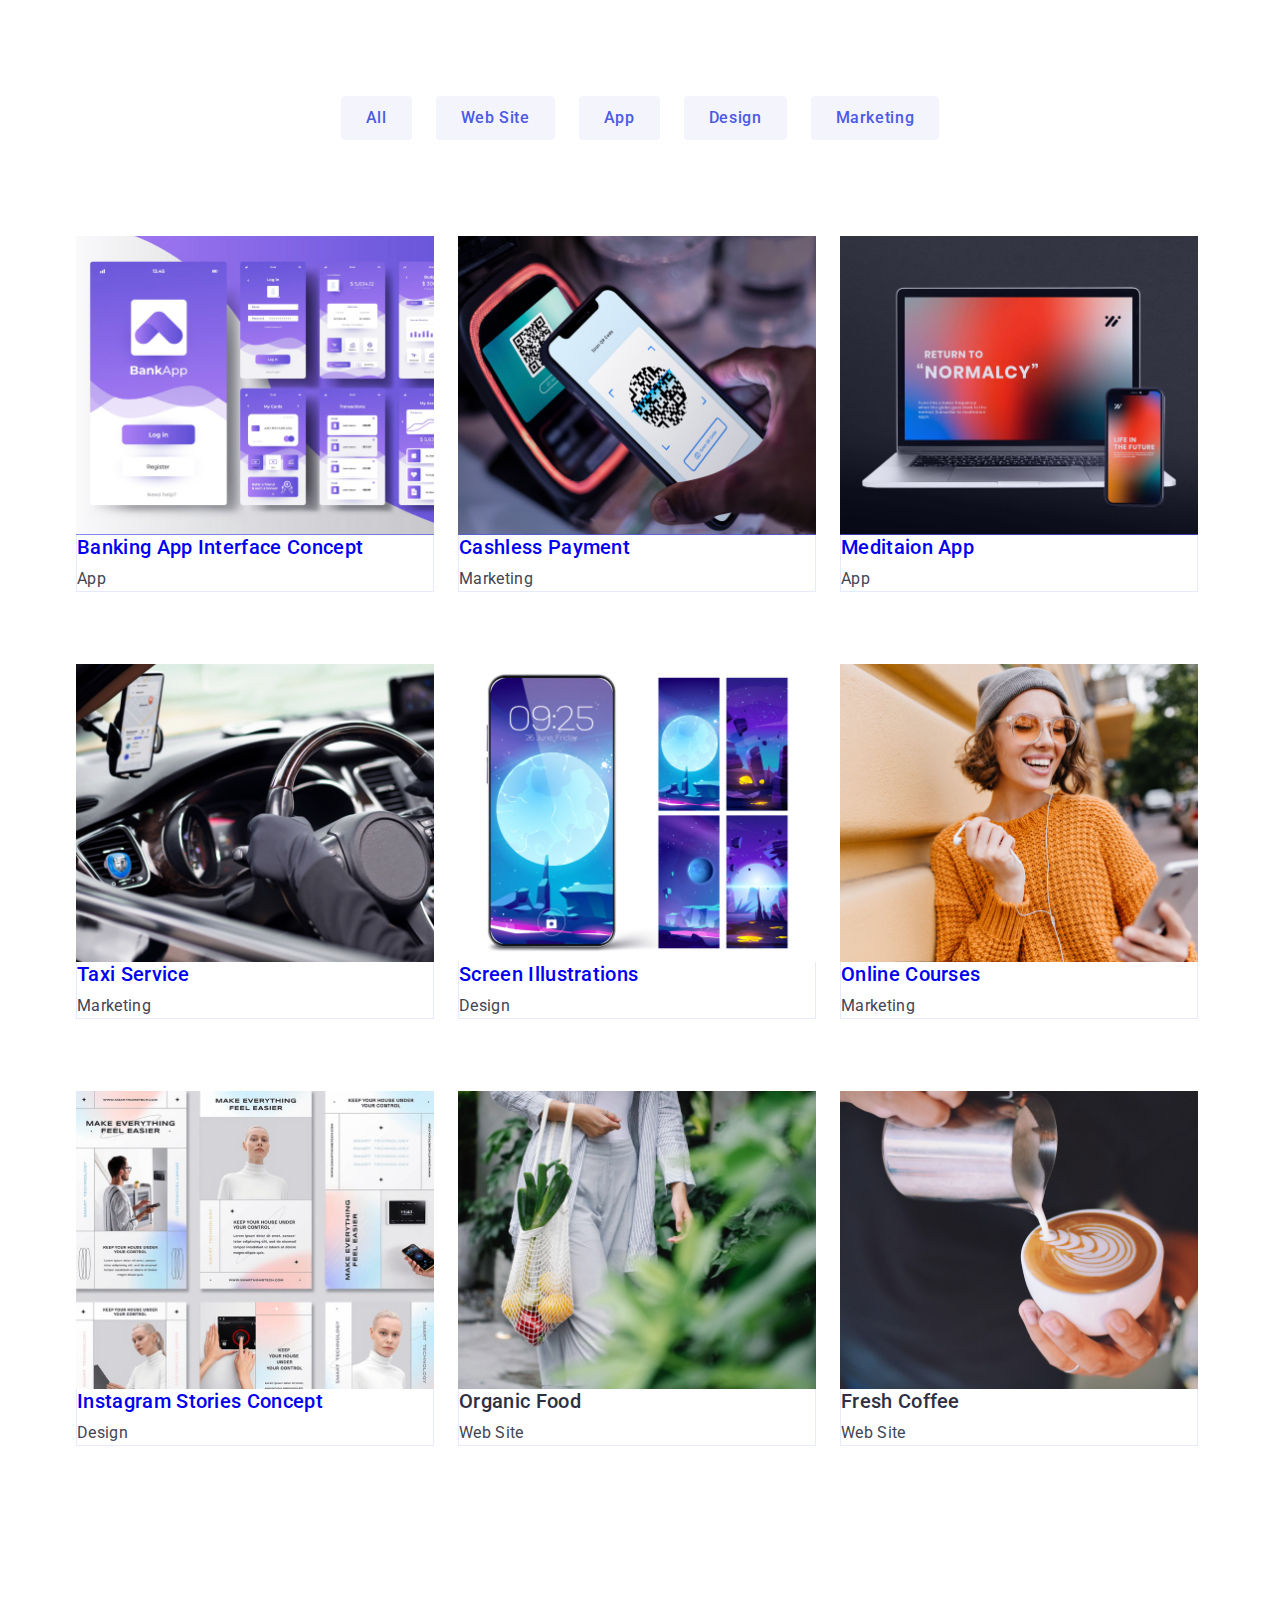
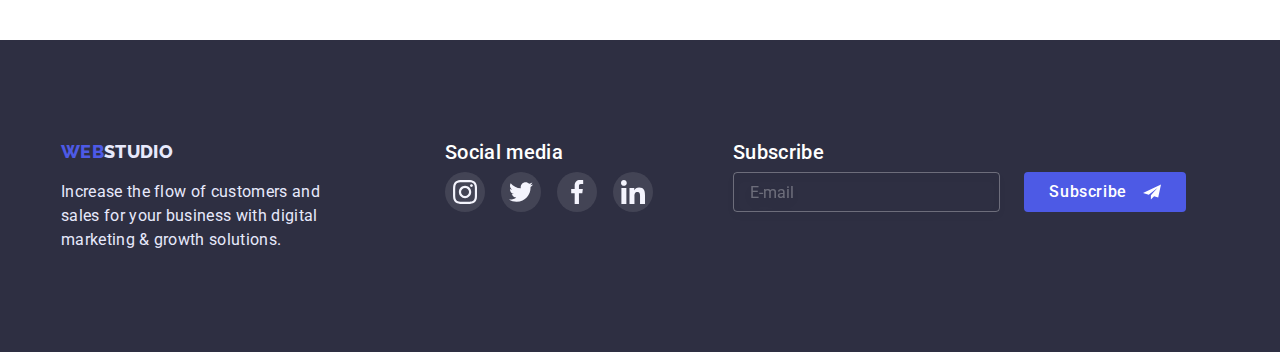
<file: portfolio.html>
<!DOCTYPE html>
<html lang="en">
  <head>
    <meta charset="UTF-8" />
    <meta http-equiv="X-UA-Compatible" content="IE=edge" />
    <meta name="viewport" content="width=device-width, initial-scale=1.0" />
    <title>Document</title>
    <link rel="preconnect" href="https://fonts.googleapis.com" />
    <link rel="preconnect" href="https://fonts.gstatic.com" crossorigin />
    <link
      href="https://fonts.googleapis.com/css2?family=Raleway:wght@800&family=Roboto:wght@400;500;700;900&display=swap"
      rel="stylesheet"
    />
    <link
      rel="stylesheet"
      href="https://cdnjs.cloudflare.com/ajax/libs/modern-normalize/1.1.0/modern-normalize.min.css"
    />
    <link rel="stylesheet" href="./styles/styles.css" />
    <link rel="stylesheet" href="./styles/container.css" />
    <link rel="stylesheet" href="./styles/mobile.css" />
    <link rel="stylesheet" href="./styles/tablet.css" />
    <link rel="stylesheet" href="./styles/desctop.css" />
  </head>
  <body class="page">
    <!-- <header class="page-header header-border">
      <div class="container main-nav">
        <nav class="main-nav">
          <a
            href="./index.html"
            target="_blank"
            rel="noopener noreferrer"
            class="logo"
            ><span>Web</span>Studio</a
          >
          <ul class="site-nav list">
            <li class="item">
              <a
                href="./index.html"
                target="_blank"
                rel="noopener noreferrer"
                class="header-link"
                >Studio</a
              >
            </li>
            <li class="item">
              <a
                href="./portfolio.html"
                target="_blank"
                rel="noopener noreferrer"
                class="header-link active"
                >Portfolio</a
              >
            </li>
            <li class="item">
              <a
                href="/"
                target="_blank"
                rel="noopener noreferrer"
                class="header-link"
                >Contacts</a
              >
            </li>
          </ul>
        </nav>

        <address class="contacts">
          <ul class="contacts-nav list">
            <li class="item">
              <a
                href="mailto:info@devstudio.com"
                target="_blank"
                rel="noopener noreferrer"
                >info@devstudio.com</a
              >
            </li>
            <li class="item">
              <a
                href="tel:+110001111111"
                target="_blank"
                rel="noopener noreferrer"
                >+11 (000) 111-11-11</a
              >
            </li>
          </ul>
        </address>
      </div>
    </header> -->
    <main>
      <section class="filters">
        <div class="container">
          <h1 class="section secret-name">Filters</h1>
          <ul class="filters-list list">
            <li class="item">
              <button
                type="button"
                class="standard-button filter-btn active-button"
              >
                All
              </button>
            </li>
            <li class="item">
              <button
                type="button"
                class="standard-button filter-btn active-button"
              >
                Web Site
              </button>
            </li>
            <li class="item">
              <button
                type="button"
                class="standard-button filter-btn active-button"
              >
                App
              </button>
            </li>
            <li class="item">
              <button
                type="button"
                class="standard-button filter-btn active-button"
              >
                Design
              </button>
            </li>
            <li class="item">
              <button
                type="button"
                class="standard-button filter-btn active-button"
              >
                Marketing
              </button>
            </li>
          </ul>

          <h2 class="secret-name title-2">Examples</h2>
          <ul class="examples-list list">
            <li class="item">
              <a href="/" class="item-link"
                ><div class="box">
                  <img
                    src="./images/Portfolio/banking.jpg"
                    width="360"
                    height="300"
                    alt="banking app interface"
                  />
                  <div class="overlay">
                    <p>
                      14 Stylish and User-Friendly App Design Concepts · Task
                      Manager App · Calorie Tracker App · Exotic Fruit Ecommerce
                      App · Cloud Storage App
                    </p>
                  </div>
                </div>
                <div class="examples-title list">
                  <h3 class="title-3">Banking App Interface Concept</h3>
                  <p>App</p>
                </div></a
              >
            </li>

            <li class="item">
              <a href="/" class="item-link"
                ><div class="box">
                  <img
                    src="./images/Portfolio/cashless.jpg"
                    width="360"
                    height="300"
                    alt="banking app interface"
                  />
                  <div class="overlay">
                    <p>
                      14 Stylish and User-Friendly App Design Concepts · Task
                      Manager App · Calorie Tracker App · Exotic Fruit Ecommerce
                      App · Cloud Storage App
                    </p>
                  </div>
                </div>
                <div class="examples-title list">
                  <h3 class="title-3">Cashless Payment</h3>
                  <p>Marketing</p>
                </div></a
              >
            </li>

            <li class="item">
              <a href="/" class="item-link"
                ><div class="box">
                  <img
                    src="./images/Portfolio/meditaion.jpg"
                    width="360"
                    height="300"
                    alt="banking app interface"
                  />
                  <div class="overlay">
                    <p>
                      14 Stylish and User-Friendly App Design Concepts · Task
                      Manager App · Calorie Tracker App · Exotic Fruit Ecommerce
                      App · Cloud Storage App
                    </p>
                  </div>
                </div>
                <div class="examples-title list">
                  <h3 class="title-3">Meditaion App</h3>
                  <p>App</p>
                </div></a
              >
            </li>

            <li class="item">
              <a href="/" class="item-link"
                ><div class="box">
                  <img
                    src="./images/Portfolio/taxi.jpg"
                    width="360"
                    height="300"
                    alt="banking app interface"
                  />
                  <div class="overlay">
                    <p>
                      14 Stylish and User-Friendly App Design Concepts · Task
                      Manager App · Calorie Tracker App · Exotic Fruit Ecommerce
                      App · Cloud Storage App
                    </p>
                  </div>
                </div>
                <div class="examples-title list">
                  <h3 class="title-3">Taxi Service</h3>
                  <p>Marketing</p>
                </div></a
              >
            </li>

            <li class="item">
              <a href="/" class="item-link"
                ><div class="box">
                  <img
                    src="./images/Portfolio/illustrations.jpg"
                    width="360"
                    height="300"
                    alt="banking app interface"
                  />
                  <div class="overlay">
                    <p>
                      14 Stylish and User-Friendly App Design Concepts · Task
                      Manager App · Calorie Tracker App · Exotic Fruit Ecommerce
                      App · Cloud Storage App
                    </p>
                  </div>
                </div>
                <div class="examples-title list">
                  <h3 class="title-3">Screen Illustrations</h3>
                  <p>Design</p>
                </div></a
              >
            </li>

            <li class="item">
              <a href="/" class="item-link"
                ><div class="box">
                  <img
                    src="./images/Portfolio/onlinecourses.jpg"
                    width="360"
                    height="300"
                    alt="banking app interface"
                  />
                  <div class="overlay">
                    <p>
                      14 Stylish and User-Friendly App Design Concepts · Task
                      Manager App · Calorie Tracker App · Exotic Fruit Ecommerce
                      App · Cloud Storage App
                    </p>
                  </div>
                </div>
                <div class="examples-title list">
                  <h3 class="title-3">Online Courses</h3>
                  <p>Marketing</p>
                </div></a
              >
            </li>

            <li class="item">
              <a href="/" class="item-link"
                ><div class="box">
                  <img
                    src="./images/Portfolio/instagram.jpg"
                    width="360"
                    height="300"
                    alt="banking app interface"
                  />
                  <div class="overlay">
                    <p>
                      14 Stylish and User-Friendly App Design Concepts · Task
                      Manager App · Calorie Tracker App · Exotic Fruit Ecommerce
                      App · Cloud Storage App
                    </p>
                  </div>
                </div>
                <div class="examples-title list">
                  <h3 class="title-3">Instagram Stories Concept</h3>
                  <p>Design</p>
                </div></a
              >
            </li>

            <li class="item">
              <a href="/" class="item-link"
                ><div class="box">
                  <img
                    src="./images/Portfolio/organicfood.jpg"
                    width="360"
                    height="300"
                    alt="banking app interface"
                  />
                  <div class="overlay">
                    <p>
                      14 Stylish and User-Friendly App Design Concepts · Task
                      Manager App · Calorie Tracker App · Exotic Fruit Ecommerce
                      App · Cloud Storage App
                    </p>
                  </div>
                </div>
                <div class="examples-title list">
                  <h3 class="section title-3">Organic Food</h3>
                  <p>Web Site</p>
                </div></a
              >
            </li>
            <li class="item">
              <a href="/" class="item-link"
                ><div class="box">
                  <img
                    src="./images/Portfolio/freshcoffee.jpg"
                    width="360"
                    height="300"
                    alt="banking app interface"
                  />
                  <div class="overlay">
                    <p>
                      14 Stylish and User-Friendly App Design Concepts · Task
                      Manager App · Calorie Tracker App · Exotic Fruit Ecommerce
                      App · Cloud Storage App
                    </p>
                  </div>
                </div>
                <div class="examples-title list">
                  <h3 class="section title-3">Fresh Coffee</h3>
                  <p>Web Site</p>
                </div>
              </a>
            </li>
          </ul>
        </div>
      </section>
    </main>

    <footer class="page-footer">
      <div class="container footer">
        <div class="footer-logo">
          <a
            href="./index.html"
            target="_blank"
            rel="noopener noreferrer"
            class="logo mobile-h"
            ><span>Web</span>Studio</a
          >
          <p class="item">
            Increase the flow of customers and sales for your business with
            digital marketing & growth solutions.
          </p>
        </div>

        <div class="footer-list list">
          <h3 class="title-3 media list mobile-h">Social media</h3>
          <ul class="footer-social-list list">
            <li class="footer-social-item">
              <a
                href=""
                target="_blank"
                rel="noopener noreferrer"
                class="footer-social-link"
              >
                <svg class="footer-social-icon" width="24" height="24">
                  <use href="./images/symbol-defs.svg#icon-instagram"></use>
                </svg>
              </a>
            </li>
            <li class="footer-social-item">
              <a
                href=""
                target="_blank"
                rel="noopener noreferrer"
                class="footer-social-link"
              >
                <svg class="footer-social-icon" width="24" height="24">
                  <use href="./images/symbol-defs.svg#icon-twitter"></use>
                </svg>
              </a>
            </li>
            <li class="footer-social-item">
              <a
                href=""
                target="_blank"
                rel="noopener noreferrer"
                class="footer-social-link"
              >
                <svg class="footer-social-icon" width="24" height="24">
                  <use href="./images/symbol-defs.svg#icon-facebook"></use>
                </svg>
              </a>
            </li>
            <li class="footer-social-item">
              <a
                href=""
                target="_blank"
                rel="noopener noreferrer"
                class="footer-social-link"
              >
                <svg class="footer-social-icon" width="24" height="24">
                  <use href="./images/symbol-defs.svg#icon-linkedin"></use>
                </svg>
              </a>
            </li>
          </ul>
        </div>

        <div class="subscribe">
          <h3 class="title-3 form list mobile-h">Subscribe</h3>
          <form class="footer-form">
            <input
              id="footer-email"
              type="email"
              name="footer-email"
              placeholder="E-mail"
              class="email-input"
            />
            <button type="submit" class="footer-subscribe-btn standard-button">
              Subscribe
              <svg class="btn-icon-footer" width="18px" height="18px">
                <use href="./images/symbol-defs.svg#icon-subscribe"></use>
              </svg>
            </button>
          </form>
        </div>
      </div>
    </footer>
  </body>
</html>
</file>
<file: styles/styles.css>
.logo {
  color: #000000;
  font-family: Raleway, sans-serif;
  font-style: normal;
  font-weight: 800;
  font-size: 18px;
  line-height: 1.3;
  text-transform: uppercase;
}

.logo > span {
  color: #4d5ae5;
}

@media (max-width: 767px) {
  .header-btn-mobile {
    margin-left: auto;
  }

  .main-nav {
    display: flex;
    padding: 24px 16px;
  }

  .menu-container.is-open {
    opacity: 1;
    visibility: visible;
    pointer-events: all;
    transform: translateX(0);
  }

  .site-nav {
    /* margin-bottom: 284px; */
    display: inline-block;
  }

  .header-nav-wrap {
    background-color: white;
    width: 100%;
    height: 100vh;
    position: fixed;
    right: 0;
    top: 0;
    padding: 80px 40px;
    display: flex;
    flex-direction: column;

    opacity: 0;
    visibility: hidden;
    pointer-events: none;
  }
}

.header-nav-icon {
  fill: black;
}

.header-btn-mobile {
  background-color: transparent;
  border: none;

  transition: transform 250ms cubic-bezier(0.4, 0, 0.2, 1);
  cursor: pointer;
}

.header-btn-mobile-close {
  width: 24px;
  height: 24px;
  background-color: #e7e9fc;
  border-radius: 50%;
  border: 1px solid rgba(0, 0, 0, 0.1);
  margin-left: auto;
  display: block;
  transition: transform 250ms cubic-bezier(0.4, 0, 0.2, 1);
  cursor: pointer;
}

.header-btn-mobile-close:is(:hover, :focus) {
  background-color: var(--primary-active-color);
  fill: #fff;
  cursor: pointer;
}

.modal-close span {
  display: flex;
  align-items: center;
  justify-content: center;
  transition: transform 250ms cubic-bezier(0.4, 0, 0.2, 1);
}

.header-btn-icon {
  /* position: absolute;
  left: 8px;
  top: 50%; */
  /* align-items: center;
  transform: translateY(-50%); */
}

.header-border {
  border-bottom: 1px solid #e7e9fc;
}

.header-link {
  display: block;

  color: var(--primary-header-color);
  font-family: Roboto, sans-serif;
  font-size: 36px;
  line-height: 1.5;
  font-style: normal;
  font-weight: 700;
  letter-spacing: 0.02em;

  position: relative;
  transition: color 250ms cubic-bezier(0.4, 0, 0.2, 1);

  margin-bottom: 40px;
}

/* .header-link:last-child {
  margin-bottom: 0px;
} */

.header-link:is(:hover, :focus) {
  color: var(--pressed-state-color);
}

/* Contacts-nav */

.contacts {
  margin-bottom: 48px;
  margin-top: auto;
}

.contacts-nav {
  display: flex;
  flex-wrap: wrap-reverse;
  gap: 40px;
}

.contacts a {
  color: var(--primary-text-color);
  font-style: normal;
  font-weight: 400;
  transition: color 250ms cubic-bezier(0.4, 0, 0.2, 1);
  margin-bottom: 40px;
}

.mobile {
  color: var(--primary-text-color);

  font-weight: 600;
  font-size: 20px;
}

.active {
  color: var(--primary-active-color);
}

.contacts a:is(:hover, :focus) {
  color: var(--pressed-state-color);
}

.mobile-social-list {
  justify-content: flex-start;
  gap: 0;
  /* margin-top: auto; */
}

/* hero section */

.hero {
  padding: 112px 0;
  width: 100%;
  /* height: 432px; */
  margin-left: auto;
  margin-right: auto;
  background-color: var(--primary-header-color);

  background-image: linear-gradient(
      to right,
      rgba(46, 47, 66, 0.7),
      rgba(46, 47, 66, 0.7)
    ),
    url(../images/hero/mobile-bg-2.jpg);
  background-size: cover;
  background-position: center;

  color: #ffffff;
  text-align: center;
}

.hero-title {
  /* margin-top: 0 auto; */
  margin-bottom: 72px;
  margin-top: 0;

  font-weight: 700;
  line-height: 1;
}

.hero-button {
  padding: 0;
  width: 169px;
  height: 56px;
  margin-bottom: 0;
  padding-bottom: 0;
  background-color: #4d5ae5;
  color: #ffffff;
  font-weight: 500;
  letter-spacing: 0.04em;
  transition: background-color 250ms cubic-bezier(0.4, 0, 0.2, 1);
}

.hero-button:is(:hover, :focus) {
  background-color: var(--primary-active-color);
}

/* main section */

/* FEATURES */
.features {
  padding-top: 96px;
}

.features-list {
  gap: 24px;
  margin-left: 16px;
}

.features-list p {
  font-weight: 500;
}

.features-list .list-item {
  width: 100%;
  padding-bottom: 72px;
}

.features-title {
  text-align: center;
  font-weight: 700;
  font-size: 36px;
  color: var(--primary-header-color);
}

@media screen and (min-width: 320px) {
  .features-title {
    text-align: center;
    font-weight: 700;
    font-size: 36px;
    color: var(--primary-header-color);
  }
}

.list-item::before {
  display: none;
  content: "";
  height: 112px;
  background-color: #f4f4fd;
  background-repeat: no-repeat;
  background-position: center;
  border-radius: 4px;
}

.icon-antenna::before {
  background-image: url(../images/icons/antenna.svg);
}

.icon-clock::before {
  background-image: url(../images/icons/clock.svg);
}

.icon-diagram::before {
  background-image: url(../images/icons/diagram.svg);
}

.icon-astronaut::before {
  background-image: url(../images/icons/astronaut.svg);
}

/* WORKS  */
.works {
  display: none;
  padding-top: 120px;
  padding-bottom: 120px;
}

.works-list {
  display: none;
  align-items: center;
  justify-content: center;
}

.work:not(:last-child) {
  display: flex;
  padding-right: 24px;
}

/* TEAM */
.team {
  text-align: center;
  background-color: #f4f4fd;
  margin-top: 0;
  margin-bottom: 0;
  padding-top: 96px;
  padding-bottom: 96px;
}
.team-container {
  max-width: 290px;
}

.team-list {
  /* display: flex; */
  justify-content: center;
  align-items: center;
  gap: 24px;
}

.team-text {
  margin: 0;
  padding: 32px 16px;
}

.team-list .item {
  background: #ffffff;
  box-shadow: 0px 1px 6px rgba(46, 47, 66, 0.08),
    0px 1px 1px rgba(46, 47, 66, 0.16), 0px 2px 1px rgba(46, 47, 66, 0.08);
  border-radius: 0px 0px 4px 4px;
  margin-top: 72px;
  margin-bottom: 72px;
  width: 100%;
}

.team-list .item:last-child {
  margin-bottom: 0;
}

.team-item-text {
  margin-bottom: 8px;
}

/* ICONS-SOCIAL */

.team-social-list {
  display: flex;
  justify-content: center;
  gap: 24px;
}

.team-social-item {
  width: 40px;
  height: 40px;
}

.team-social-link {
  display: flex;
  justify-content: center;
  align-items: center;
  width: 100%;
  height: 100%;
  border-radius: 50%;
  background-color: #4d5ae5;
  cursor: pointer;
  transition: background-color 250ms cubic-bezier(0.4, 0, 0.2, 1);
}

.team-social-link:is(:hover, :focus) {
  background-color: var(--primary-active-color);
}

/* CUSTOMERS */

.customers {
  padding-top: 96px;
  padding-bottom: 48px;
}

.customers-list {
  display: flex;
  flex-wrap: wrap;
  gap: 24px;
}

.customers-list img {
  width: 104px;
}

.customer {
  display: flex;
  border: 1px solid #8e8f99;
  border-radius: 4px;
  width: 190px;
  height: 88px;
  align-items: center;
  justify-content: center;
  transition: border cubic-bezier(0.4, 0, 0.2, 1);

  width: calc((100% - 24px) / 2);
  margin-bottom: 48px;
}

.customer:is(:hover, :focus) {
  border: 1px solid var(--primary-active-color);
}

.customer:hover .customer-link-item {
  fill: var(--primary-active-color);
}

.customer-link-item {
  fill: #8e8f99;
  transition: color cubic-bezier(0.4, 0, 0.2, 1);
}

.customer-link {
  width: 100%;
  height: 100%;
  display: flex;
  justify-content: center;
  align-items: center;
  transition: border cubic-bezier(0.4, 0, 0.2, 1);
}

/* footer section */

.page-footer {
  padding-top: 100px;
  padding-bottom: 100px;
  background-color: var(--primary-background-color);
}

/* .footer {
  display: flex;
 align-items: baseline; 
} */

.page-footer a {
  color: #e7e9fc;
}

.mobile-h {
  display: flex;
  justify-content: center;
}

.footer-logo .item {
  color: #e7e9fc;
  margin-left: 15px;
  margin-bottom: 72px;
  padding-top: 16px;
  width: 264px;
  font-size: 16px;
}

/* .footer-logo {
  margin-right: 120px;
} */

.footer-list {
  margin-bottom: 16px;
}

.media {
  color: #ffffff;
  font-size: 16px;
  margin-bottom: 16px;
}

.footer-social-list {
  margin-left: 35px;
  display: flex;
  gap: 16px;
  margin-bottom: 72px;
}

.footer-social-item {
  width: 40px;
  height: 40px;
}

.footer-social-link {
  display: flex;
  justify-content: center;
  align-items: center;
  width: 100%;
  height: 100%;
  border-radius: 50%;
  background-color: rgba(255, 255, 255, 0.1);
  cursor: pointer;
  transition: background-color 250ms cubic-bezier(0.4, 0, 0.2, 1);
}

.footer-social-link:is(:hover, :focus) {
  background-color: #31d0aa;
}

/* .footer-form {
  display: flex;
} */

.form {
  color: #ffffff;
  font-size: 16px;
  margin-bottom: 16px;
}

.email-input {
  min-width: 100%;
  height: 40px;
  background-color: transparent;

  filter: drop-shadow(0px 4px 4px rgba(0, 0, 0, 0.15));
  border: 1px solid rgba(255, 255, 255, 0.3);
  border-radius: 4px;
  padding-left: 16px;
  outline: transparent;
  color: #fff;

  margin-bottom: 16px;
}

.email-input:focus {
  border: 1px solid var(--pressed-state-color);
}

.email-input::placeholder {
  color: rgba(255, 255, 255, 0.3);
}

.footer-subscribe-btn {
  display: flex;
  justify-content: center;
  align-items: center;

  width: 165px;
  height: 40px;
  margin: 0 auto;
  /* margin-left: 24px; */

  border: 1px;
  border-radius: 4px;
  background-color: #4d5ae5;
  color: #ffffff;

  transition: background-color 250ms cubic-bezier(0.4, 0, 0.2, 1);
}

.footer-subscribe-btn:is(:hover, :focus) {
  background-color: var(--primary-active-color);
}

.btn-icon-footer {
  fill: #ffffff;
  margin-left: 16px;
}

/* portfolio page */

/* .filters {
  padding-bottom: 146px;
  padding-top: 96px;
} */

.filters-list {
  /* display: flex; */
  /* align-items: flex-start; */
  /* justify-content: center; */
  /* margin-bottom: 96px; */
  padding: 0px;
  gap: 24px;
}

.filter-btn {
  border: 1px solid #e7e9fc;
  border-radius: 4px;

  background-color: #f4f4fd;
  color: #4d5ae5;
  transition: background-color 250ms cubic-bezier(0.4, 0, 0.2, 1);
}

.active-button:is(:hover, :focus) {
  background-color: var(--primary-active-color);
  color: #ffffff;
}

.examples-list {
  display: flex;
  flex-wrap: wrap;
  row-gap: 54px;
  column-gap: 24px;
}

.examples-list:nth-child(3n) {
  margin-right: 0;
}

.examples-list .item {
  cursor: pointer;
}

.examples-title {
  border: 1px solid #e7e9fc;
  padding-top: 32px;
  padding: 32px 16px;
  gap: 8px;
  border-top: none;
  transition: transform 250ms cubic-bezier(0.4, 0, 0.2, 1);
}
/* OVERLAY */

.box {
  position: relative;

  margin-left: auto;
  margin-right: auto;
  background-color: #bdbdbd;

  overflow: hidden;
  transition: box-shadow 250ms cubic-bezier(0.4, 0, 0.2, 1);
}

.box:hover .overlay {
  transform: translatex(0);
}

.examples-list .item:hover .overlay {
  transform: translatex(0);
}

.examples-list .item:hover {
  box-shadow: 0px 1px 6px rgba(46, 47, 66, 0.08),
    0px 1px 1px rgba(46, 47, 66, 0.16), 0px 2px 1px rgba(46, 47, 66, 0.08);
}

.overlay {
  position: absolute;
  top: 0;
  left: 0;
  width: 100%;
  height: 100%;
  background-color: #4d5ae5;
  transform: translateY(100%);
  transition: transform 250ms cubic-bezier(0.4, 0, 0.2, 1);
}

.overlay > p {
  color: #fff;
  padding: 40px 32px;
  margin: 0;
  font-weight: 400;
  font-size: 16px;
  line-height: 24px;
  letter-spacing: 0.02em;
}

/* Backdrop */

.backdrop {
  width: 100%;
  height: 100%;
  background-color: rgba(0, 0, 0, 0.5);
  position: fixed;
  top: 0;
  left: 0;
  transition: opacity 0.35s, visibility 0.35s linear;
}

.modal {
  width: 300px;
  min-height: 391px;
  background-color: #fcfcfc;
  border-radius: 4px;
  padding: 20px;
  position: absolute;
  top: 50%;
  left: 50%;
  transform: translate(-50%, -50%) scale(1);
  transition: transform 0.35s linear;
}

.modal-close {
  display: flex;
  width: 24px;
  height: 24px;
  background-color: #e7e9fc;
  border-radius: 50%;
  border: 1px solid rgba(0, 0, 0, 0.1);
  margin-left: auto;
  display: block;
  transition: transform 250ms cubic-bezier(0.4, 0, 0.2, 1);
  cursor: pointer;
}

.modal-close:is(:hover, :focus) {
  background-color: var(--primary-active-color);
  fill: #fff;
  cursor: pointer;
}

.modal-close span {
  display: flex;
  align-items: center;
  justify-content: center;
  transition: transform 250ms cubic-bezier(0.4, 0, 0.2, 1);
}

/* .btn-icon {
  left: 8px;
  top: 50%;
  transform: translateY(-50%);
} */

.is-hidden {
  opacity: 0;
  visibility: hidden;
  pointer-events: none;
}

.backdrop.is-hidden .modal {
  transform: translate(-50%, -50%) scale(0);
}

.form-group {
  margin-bottom: 8px;
}

.form-text {
  color: #2e2f42;
  font-weight: 500;
}

.form-label {
  color: #8e8f99;

  font-size: 12px;
}

.form-input {
  width: 100%;
  height: 40px;
  border: 1px solid rgba(33, 33, 33, 0.2);
  border-radius: 4px;
  padding-left: 38px;
  outline: transparent;
}

.form-input:focus {
  border: 1px solid var(--pressed-state-color);
}

.form-input:focus + .form-icon {
  fill: var(--pressed-state-color);
}

.form-textarea {
  margin: 0;
  padding: 0;
  display: block;
  width: 100%;
  min-height: 120px;
  border: 1px solid rgba(33, 33, 33, 0.2);
  border-radius: 4px;
  resize: none;
  outline: transparent;
  padding: 8px 16px;
}

.form-textarea:focus {
  border: 1px solid var(--pressed-state-color);
}

.form-textarea::placeholder {
  color: rgba(117, 117, 117, 0.5);
  font-family: Roboto, sans-serif;
  font-style: normal;
  font-weight: 400;
  font-size: 12px;
  line-height: 1.3;
  letter-spacing: 0.04em;
}

.form-control {
  position: relative;
}

.form-icon {
  fill: #2e2f42;
  position: absolute;
  left: 16px;
  top: 50%;
  transform: translateY(-50%);
}

.checkbox {
  margin-bottom: 24px;
}

.form-label-checkbox::before {
  content: "";
  width: 16px;
  height: 16px;
  border: 1.25px solid #2e2f42;
  border-radius: 2px;
  margin-right: 8px;
  outline: transparent;
}

.form-label-checkbox {
  display: flex;
  align-items: center;
}

.form-checkbox:checked + .form-label-checkbox::before {
  background-color: var(--pressed-state-color);
  background-image: url(../images/icons/check.svg);
  background-repeat: no-repeat;
  background-position: center;
}

.form-checkbox:focus + .form-label-checkbox::before {
  border: 1.25px solid #404bbf;
}

.privacy-policy {
  color: var(--pressed-state-color);
  text-decoration: underline;
}

.form-btn {
  display: block;
  margin-left: auto;
  margin-right: auto;

  width: 169px;
  height: 56px;

  box-shadow: 0px 4px 4px rgba(0, 0, 0, 0.15);
  background-color: #4d5ae5;
  color: #ffffff;

  transition: background-color 250ms cubic-bezier(0.4, 0, 0.2, 1);
}

.form-btn:is(:hover, :focus) {
  background-color: var(--primary-active-color);
}
</file>
<file: styles/container.css>
.container {
  width: 100%;
  padding-left: 15px;
  padding-right: 15px;
  margin-left: auto;
  margin-right: auto;
}

:root {
  --primary-text-color: #434455;
  --primary-header-color: #2e2f42;
  --pressed-state-color: #4d5ae5;
  --primary-background-color: #2e2f42;
  --primary-active-color: #404bbf;
}

body {
  background-color: #ffffff;
  color: var(--primary-text-color);
  font-family: Roboto, sans-serif;
  font-weight: 400;
  font-size: 16px;
  line-height: 1.5;
  letter-spacing: 0.02em;
}

.list {
  padding: 0;
  margin: 0;
  list-style: none;
  text-decoration: none;
}

img {
  display: block;
  width: 100%;
  height: auto;
}

p {
  margin-top: 0;
  margin-bottom: 0;
  color: var(--primary-text-color);
}

.standard-button {
  display: inline-block;
  border-radius: 4px;
  border: 1px solid transparent;
  padding: 12px 24px;
  cursor: pointer;
  font-family: Roboto, sans-serif;
  font-style: normal;
  font-weight: 500;
  font-size: 16px;
  letter-spacing: 0.04em;
  text-decoration: none;
  text-align: center;
}

a {
  text-decoration: none;
}

.secret-name {
  position: absolute;
  width: 1px;
  height: 1px;
  margin: -1px;
  padding: 0;
  overflow: hidden;
  border: 0;
  clip: rect(0 0 0 0);
}

.title-2 {
  display: flex;
  padding: 0;
  margin-top: 0;
  margin-bottom: 72px;
  font-weight: 700;
  font-size: 36px;
  line-height: 40px;
  text-transform: capitalize;
  text-align: center;
  justify-content: center;
  color: var(--primary-header-color);
}

.title-3 {
  padding: 0;
  /* color: var(--primary-header-color); */
  margin: 0 0 8px 0;
  font-style: normal;
  font-weight: 500;
  font-size: 20px;
  line-height: 1.2;
}

.section .no-padding {
  display: flex;
  padding-top: 0;
  padding-bottom: 0;
}

.section {
  color: var(--primary-header-color);
}
</file>
<file: styles/mobile.css>
@media screen and (min-width: 480px) {
  .container {
    max-width: 428px;
  }

  @media (max-width: 767px) {
    .is-open {
      transform: translateX(0);
    }

    .main-nav {
      padding: 24px 16px;
    }

    /* .site-nav {
      margin-bottom: 284px;
    } */

    .header-nav-wrap {
      background-color: white;
      width: 100%;
      height: 100vh;
      position: fixed;
      right: 0;
      top: 0;
      padding: 80px 40px;
      display: flex;
      flex-direction: column;
    }
  }

  .header-link {
    display: block;
    position: relative;
    transition: color 250ms cubic-bezier(0.4, 0, 0.2, 1);

    margin-bottom: 40px;
  }

  .contacts {
    margin-bottom: 48px;
    margin-top: auto;
  }

  .contacts-nav {
    display: flex;
    flex-wrap: wrap-reverse;
    gap: 40px;
  }

  .contacts a {
    transition: color 250ms cubic-bezier(0.4, 0, 0.2, 1);
    margin-bottom: 40px;
  }

  .mobile-social-list {
    justify-content: flex-start;
    gap: 56px;
  }

  .mobile {
    font-weight: 600;
    font-size: 36px;
  }

  .active {
    color: var(--primary-active-color);
  }

  /* HERO */

  .hero {
    padding: 112px 0;
    width: 100%;
    height: 432px;

    background-image: linear-gradient(
        to right,
        rgba(46, 47, 66, 0.7),
        rgba(46, 47, 66, 0.7)
      ),
      url(../images/hero/mobile-bg-2.jpg);
  }

  @media screen and (min-device-pixel-ratio: 2),
    screen and (min-resolution: 192dpi),
    screen and (min-resolution: 2dppx) {
    .hero {
      background-image: linear-gradient(
          to right,
          rgba(46, 47, 66, 0.7),
          rgba(46, 47, 66, 0.7)
        ),
        url(../images/hero/mobile-bg-2x.jpg);
    }
  }

  .hero-title {
    margin: 0 auto;
    max-width: 318px;
    margin-top: 0;
    margin-bottom: 72px;
    line-height: 40px;
    font-size: 36px;
  }

  .features {
    padding-top: 96px;
  }

  .features-list p {
    font-weight: 500;
  }

  .features-list {
    margin-left: 16px;
  }

  .features-list .list-item {
    width: 100%;
    padding-bottom: 72px;
  }

  .features-title {
    text-align: center;
    font-weight: 700;
  }
  .list-item::before {
    display: none;
  }

  .team-container {
    max-width: 312px;
  }

  .team-text {
    margin: 0;
    padding: 32px 16px;
  }

  .team-list .item {
    margin-top: 72px;
    margin-bottom: 72px;
    width: 100%;
  }

  .customers-list {
    display: flex;
    flex-wrap: wrap;
  }

  .customer {
    width: calc((100% - 24px) / 2);
    margin-bottom: 48px;
  }

  .works {
    display: none;
  }

  .mobile-h {
    display: flex;
    justify-content: center;
  }

  .footer-logo .item {
    margin-left: 80px;
    margin-bottom: 72px;
  }

  .footer-social-list {
    margin-left: 80px;
    margin-bottom: 72px;
  }

  .email-input {
    width: 100%;
    margin-bottom: 16px;
  }

  .footer-subscribe-btn {
    display: flex;
    justify-content: center;
    align-items: center;
    margin-left: 110px;
  }

  .btn-icon-footer {
    margin-left: 16px;
  }

  .filters {
    padding-bottom: 48px;
    padding-top: 36px;
  }

  .filters-list {
    display: flex;
    flex-wrap: wrap;
    align-items: flex-start;
    margin-bottom: 36px;
  }

  .examples-list .item {
    margin-bottom: 48px;
  }

  .modal {
    width: 392px;
    min-height: 586px;
  }
}
</file>
<file: styles/tablet.css>
@media screen and (min-width: 768px) {
  .container {
    max-width: 768px;
  }

  .header-nav-wrap {
    background-color: transparent;
    width: 100%;

    display: flex;
    align-items: center;
  }

  /* .site-nav .item:not(:last-child) {
    margin-right: 40px;
  } */

  .main-nav {
    display: flex;
    align-items: center;
  }

  .logo {
    display: flex;
    align-items: center;
  }

  .header-link {
    display: block;
    padding-top: 24px;
    padding-bottom: 24px;

    font-size: 16px;
    font-weight: 500;

    margin-left: 40px;
    margin-right: auto;
    margin-bottom: 0;
  }

  .header-link.active::after {
    content: "";
    width: 100%;
    height: 4px;
    background: var(--primary-active-color);
    border-radius: 2px;
    position: absolute;
    bottom: 0;
    left: 0;
  }

  .active {
    color: var(--primary-active-color);
  }

  .contacts {
    display: inline-block;
    margin-left: auto;
    margin-bottom: 0;
    margin-top: 0;
  }

  .contacts-nav {
    display: block;
    align-items: center;
  }

  /* .contacts-nav .item + .item {
    margin-left: 40px;
  } */

  .contacts a {
    font-size: 12px;
  }

  .header-btn-mobile {
    display: none;
  }

  .header-btn-mobile-close {
    display: none;
  }

  .site-nav {
    display: flex;
    margin-left: 76px;
  }

  .mobile-social-list {
    display: none;
  }

  .contacts a {
    margin: 0;
  }

  .mobile {
    font-size: 12px;
    font-weight: 400;
  }

  /* HERO */

  .hero {
    padding: 112px 0;
    max-width: 768px;
    height: 436px;

    background-image: linear-gradient(
        to right,
        rgba(46, 47, 66, 0.7),
        rgba(46, 47, 66, 0.7)
      ),
      url(../images/hero/Tablet-bg-2.jpg);
  }

  @media screen and (min-device-pixel-ratio: 2),
    screen and (min-resolution: 192dpi),
    screen and (min-resolution: 2dppx) {
    .hero {
      background-image: linear-gradient(
          to right,
          rgba(46, 47, 66, 0.7),
          rgba(46, 47, 66, 0.7)
        ),
        url(../images/hero/mobile-bg-2.jpg);
    }
  }

  .hero-title {
    max-width: 494px;
    margin: 0 auto;

    margin-bottom: 40px;
    line-height: 60px;
    font-size: 56px;
    font-weight: 700;
  }

  .features {
    padding-top: 96px;
    padding-bottom: 96px;
  }

  .features-list {
    display: flex;
    flex-wrap: wrap;
  }

  .features-list p {
    font-weight: 500;
  }

  .features-list .list-item {
    padding-bottom: 72px;
    width: calc((100% - 24px) / 2);
  }

  .features-title {
    text-align: start;
  }

  .list-item::before {
    display: none;
  }

  .team-container {
    padding: 0 108px;
  }

  .team-text {
    margin: 0;
    padding: 32px 16px;
  }

  .team-list {
    display: flex;
    flex-wrap: wrap;
  }

  .team-list .item {
    margin-top: 0;
    margin-bottom: 0;
    width: calc((100% - 24px) / 2);
  }

  .customers .container {
    padding: 0 93px;
  }

  .customers-list {
    display: flex;
    flex-wrap: wrap;
    justify-content: center;
    align-items: center;

    /* margin-left: 56px;
    margin-right: 56px; */
  }
  .customer {
    width: calc((100% - 48px) / 3);

    height: 88px;
  }

  .works {
    display: none;
  }

  .footer {
    display: flex;
    flex-wrap: wrap;
    padding: 0 93px;
  }

  .footer-logo {
    gap: 24px;
  }

  .footer-logo .item {
    margin-left: 0;
    margin-right: 24px;
    margin-bottom: 72px;
  }

  .footer-social-list {
    margin: 0;
  }

  .footer-form {
    display: flex;
  }

  .mobile-h {
    justify-content: flex-start;
  }

  .email-input {
    min-width: 264px;
  }

  .footer-subscribe-btn {
    display: flex;
    margin-left: 24px;
    justify-content: center;
    align-items: center;
  }

  .btn-icon-footer {
    margin-left: 16px;
  }

  .filters {
    padding-bottom: 96px;
    padding-top: 52px;
  }

  .filters-list {
    display: flex;
    align-items: flex-start;
    justify-content: center;
    margin-bottom: 52px;
  }

  .examples-list {
    display: flex;
    flex-wrap: wrap;
    gap: 24px;
  }

  .examples-list .item {
    width: calc((100% - 24px) / 2);
  }

  .modal {
    width: 408px;
    min-height: 586px;
  }
}
</file>
<file: styles/desctop.css>
@media screen and (min-width: 1200px) {
  .container {
    max-width: 1158px;
  }

  .header-nav-wrap {
    background-color: transparent;
    width: 100%;

    /* padding: 0;
    display: flex;
    align-items: center; */
  }

  .header-btn-mobile {
    display: none;
  }

  .header-btn-mobile-close {
    display: none;
  }

  .main-nav {
    display: flex;
    align-items: center;
  }

  .site-nav {
    display: flex;
    margin-left: 76px;
    margin-right: auto;
  }

  /* .site-nav .item:last-child {
    margin-right: 332px;
  } */

  .header-link {
    display: block;
    padding-top: 24px;
    padding-bottom: 24px;

    font-size: 16px;
    font-weight: 500;

    transition: color 250ms cubic-bezier(0.4, 0, 0.2, 1);
  }

  .header-link.active::after {
    content: "";
    width: 100%;
    height: 4px;
    background: var(--primary-active-color);
    border-radius: 2px;
    position: absolute;
    bottom: 0;
    left: 0;
  }

  .active {
    color: var(--primary-active-color);
  }

  /* Contacts-nav */

  .contacts {
    display: block;
    margin-left: auto;
    margin-bottom: 0;
  }

  .contacts-nav {
    display: flex;
    align-items: center;
  }

  /* .contacts-nav .item + .item {
    margin-left: 40px;
  } */

  .contacts a {
    margin: 0;
    padding: 24px 0;
    display: inline-block;
    font-size: 16px;
  }

  /* .mail {
    margin: 0;
  } */

  .mobile-social-list {
    display: none;
  }

  /* HERO */

  .hero {
    padding: 188px 0;
    max-width: 1440px;
    height: 600px;

    background-image: linear-gradient(
        to right,
        rgba(46, 47, 66, 0.7),
        rgba(46, 47, 66, 0.7)
      ),
      url(../images/hero/people-office-hero.jpg);
  }

  @media screen and (min-device-pixel-ratio: 2),
    screen and (min-resolution: 192dpi),
    screen and (min-resolution: 2dppx) {
    .hero {
      background-image: linear-gradient(
          to right,
          rgba(46, 47, 66, 0.7),
          rgba(46, 47, 66, 0.7)
        ),
        url(../images/hero/people-office-desctop-2x.jpg);
    }
  }

  .hero-title {
    margin: 0 auto;
    max-width: 494px;
    margin-bottom: 48px;

    line-height: 60px;
    font-size: 56px;
  }

  .features {
    padding-top: 120px;
  }

  .features-list {
    display: flex;
    flex-wrap: nowrap;
    margin-left: 0;
  }

  .features-list .list-item {
    width: calc((100% - 72px) / 4);
    padding-bottom: 0;
  }

  .features-list p {
    font-weight: 400;
    font-size: 16px;
    line-height: 1.5;
    letter-spacing: 0.02em;
  }

  .features-title {
    text-align: start;
    font-weight: 500;
    font-size: 20px;
  }

  .list-item::before {
    display: block;
    content: "";
    height: 112px;
    background-color: #f4f4fd;
    background-repeat: no-repeat;
    background-position: center;
    border-radius: 4px;
  }

  /* WORKS */

  .works {
    display: flex;
    padding-top: 0;
    padding-bottom: 120px;
  }

  .works-list {
    display: flex;
    align-items: center;
    justify-content: center;
  }

  .work:not(:last-child) {
    display: flex;
    padding-right: 24px;
  }

  /* TEAM */

  .team {
    padding-top: 120px;
    padding-bottom: 120px;
  }

  .team-list {
    display: flex;
    flex-wrap: nowrap;
    justify-content: center;
    align-items: center;
    gap: 24px;
    /* margin-left: 156px;
    margin-right: 156px; */
  }

  .team-text {
    margin: 0;
    padding: 32px 16px;
  }

  .team-item-text {
    margin-bottom: 8px;
  }

  .customers .container {
    padding-left: 0;
    padding-right: 0;
  }

  .customers {
    padding-top: 120px;
    padding-bottom: 120px;
  }

  .customers-list {
    display: flex;
    flex-wrap: nowrap;
    justify-content: center;
    padding-left: 0;
    padding-right: 0;
    margin: 0;
  }

  .customer {
    display: flex;
    width: 168px;
    height: 88px;
    margin-bottom: 0;
  }

  .footer {
    padding: 0;
  }

  .footer {
    display: flex;
    flex-wrap: nowrap;
    /* padding-right: 0;
    padding-left: 21px;
    margin-left: 15px;
    margin-right: 0; */

    /* align-items: baseline; */
  }

  .footer-logo .item {
    margin: 0;
  }

  .footer-logo {
    margin-right: 120px;
  }

  .footer-list {
    margin-right: 80px;
    margin-bottom: 0;
  }

  .footer-form {
    display: flex;
    flex-wrap: nowrap;
  }

  .email-input {
    min-width: 264px;
    margin-bottom: 0;
  }

  .footer-subscribe-btn {
    margin-left: 24px;
  }

  .filters {
    padding-bottom: 146px;
    padding-top: 96px;
  }

  .filters-list {
    display: flex;
    align-items: flex-start;
    justify-content: center;
    margin-bottom: 96px;
    padding: 0px;
    gap: 24px;
  }

  .examples-list {
    display: flex;
    flex-wrap: wrap;
    gap: 24px;
  }

  .examples-list .item {
    width: calc((100% - 54px) / 3);
  }

  .modal {
    width: 408px;
    min-height: 586px;
  }
}
</file>
